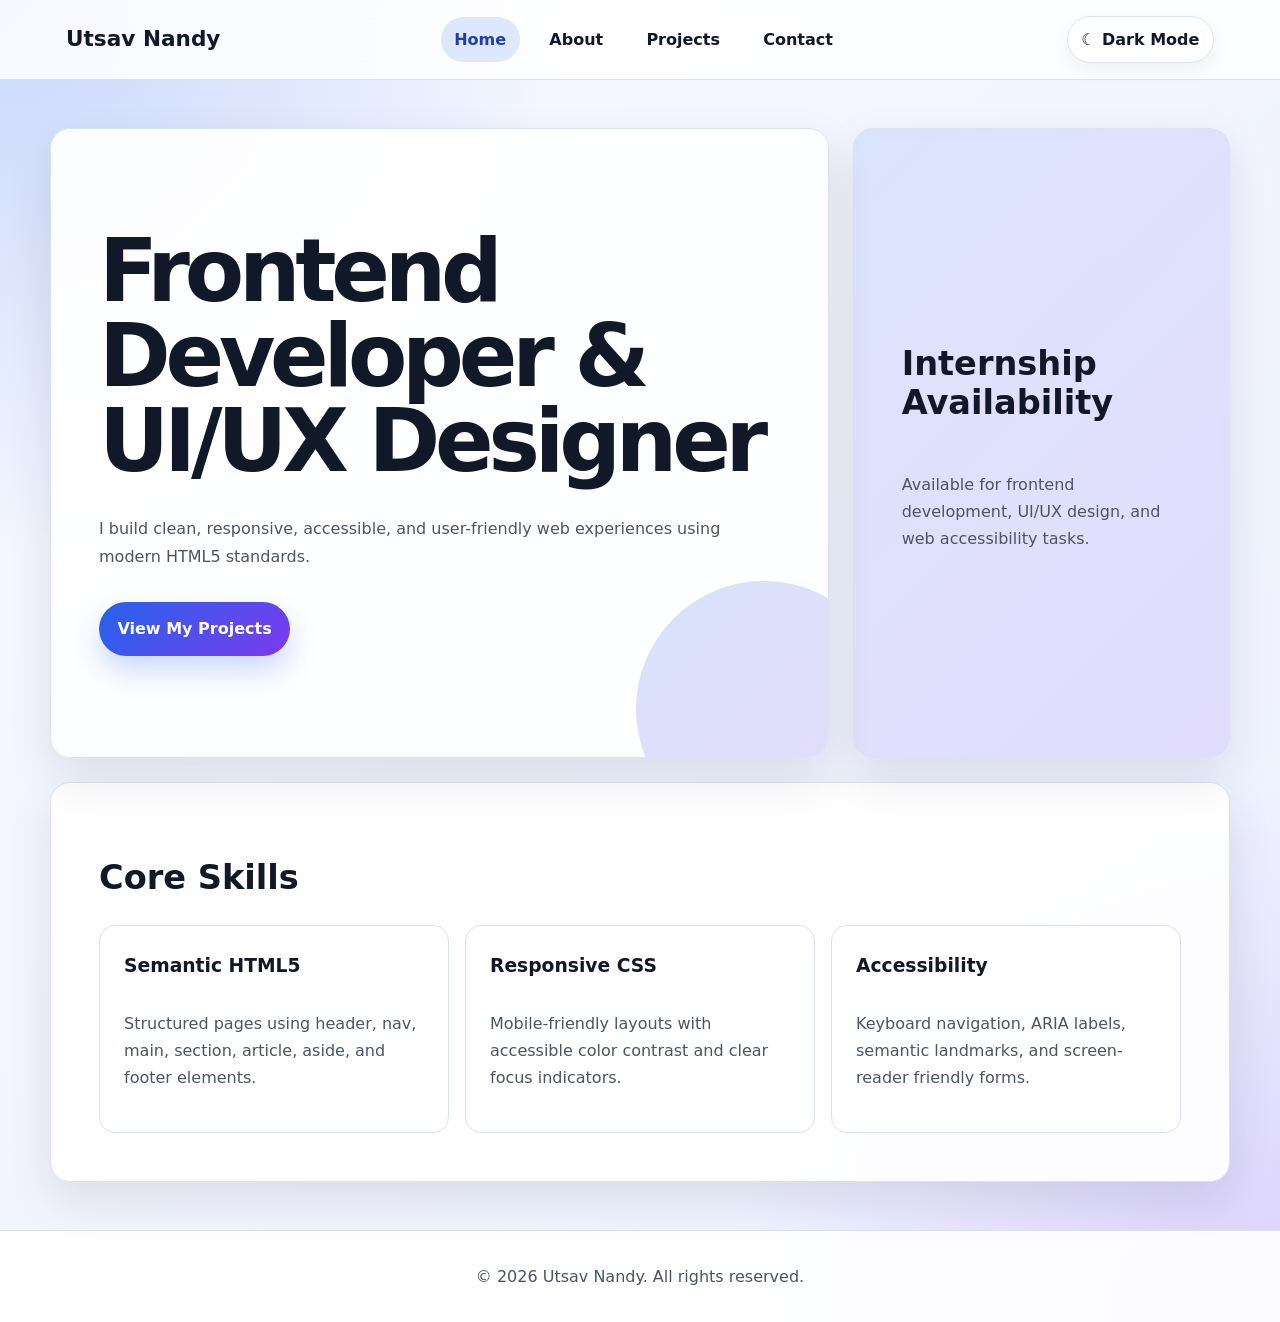
<file: index.html>
<!DOCTYPE html>
<html lang="en">
<head>
  <meta charset="UTF-8">
  <meta name="viewport" content="width=device-width, initial-scale=1.0">
  <meta name="description" content="Personal portfolio website of Utsav Nandy, a frontend developer and UI/UX designer showcasing projects, skills, and contact information.">
  <meta name="keywords" content="portfolio, frontend developer, UI UX designer, HTML5, accessibility, web developer">
  <meta name="author" content="Utsav Nandy">
  <meta name="robots" content="index, follow">
  <meta property="og:title" content="Utsav Nandy | Portfolio">
  <meta property="og:description" content="Accessible and semantic HTML5 personal portfolio website.">
  <meta property="og:type" content="website">
  <title>Utsav Nandy | Accessible Portfolio</title>
  <link rel="stylesheet" href="styles.css">
</head>
<body>
  <a class="skip-link" href="#main-content">Skip to main content</a>
  <input class="theme-switch" type="checkbox" id="theme-switch" aria-label="Enable dark theme">

  <header class="site-header" role="banner">
    <nav class="navbar" aria-label="Main navigation">
      <a class="logo" href="index.html" aria-label="Utsav Nandy home page">Utsav Nandy</a>
      <ul class="nav-links">
        <li><a href="index.html" aria-current="page">Home</a></li>
        <li><a href="about.html">About</a></li>
        <li><a href="projects.html">Projects</a></li>
        <li><a href="contact.html">Contact</a></li>
      </ul>
      <label class="theme-toggle" for="theme-switch" aria-hidden="true">Dark Mode</label>
    </nav>
  </header>

  <main id="main-content" class="page-layout" tabindex="-1">
    <section class="hero" aria-labelledby="hero-title">
      <h1 id="hero-title">Frontend Developer & UI/UX Designer</h1>
      <p>I build clean, responsive, accessible, and user-friendly web experiences using modern HTML5 standards.</p>
      <a class="button" href="projects.html">View My Projects</a>
    </section>

    <section aria-labelledby="skills-title" class="card-section">
      <h2 id="skills-title">Core Skills</h2>
      <div class="cards">
        <article class="card" aria-labelledby="skill-html">
          <h3 id="skill-html">Semantic HTML5</h3>
          <p>Structured pages using header, nav, main, section, article, aside, and footer elements.</p>
        </article>
        <article class="card" aria-labelledby="skill-css">
          <h3 id="skill-css">Responsive CSS</h3>
          <p>Mobile-friendly layouts with accessible color contrast and clear focus indicators.</p>
        </article>
        <article class="card" aria-labelledby="skill-accessibility">
          <h3 id="skill-accessibility">Accessibility</h3>
          <p>Keyboard navigation, ARIA labels, semantic landmarks, and screen-reader friendly forms.</p>
        </article>
      </div>
    </section>

    <aside class="highlight" aria-labelledby="availability-title">
      <h2 id="availability-title">Internship Availability</h2>
      <p>Available for frontend development, UI/UX design, and web accessibility tasks.</p>
    </aside>
  </main>

  <footer class="site-footer" role="contentinfo">
    <p>&copy; 2026 Utsav Nandy. All rights reserved.</p>
  </footer>
</body>
</html>
</file>
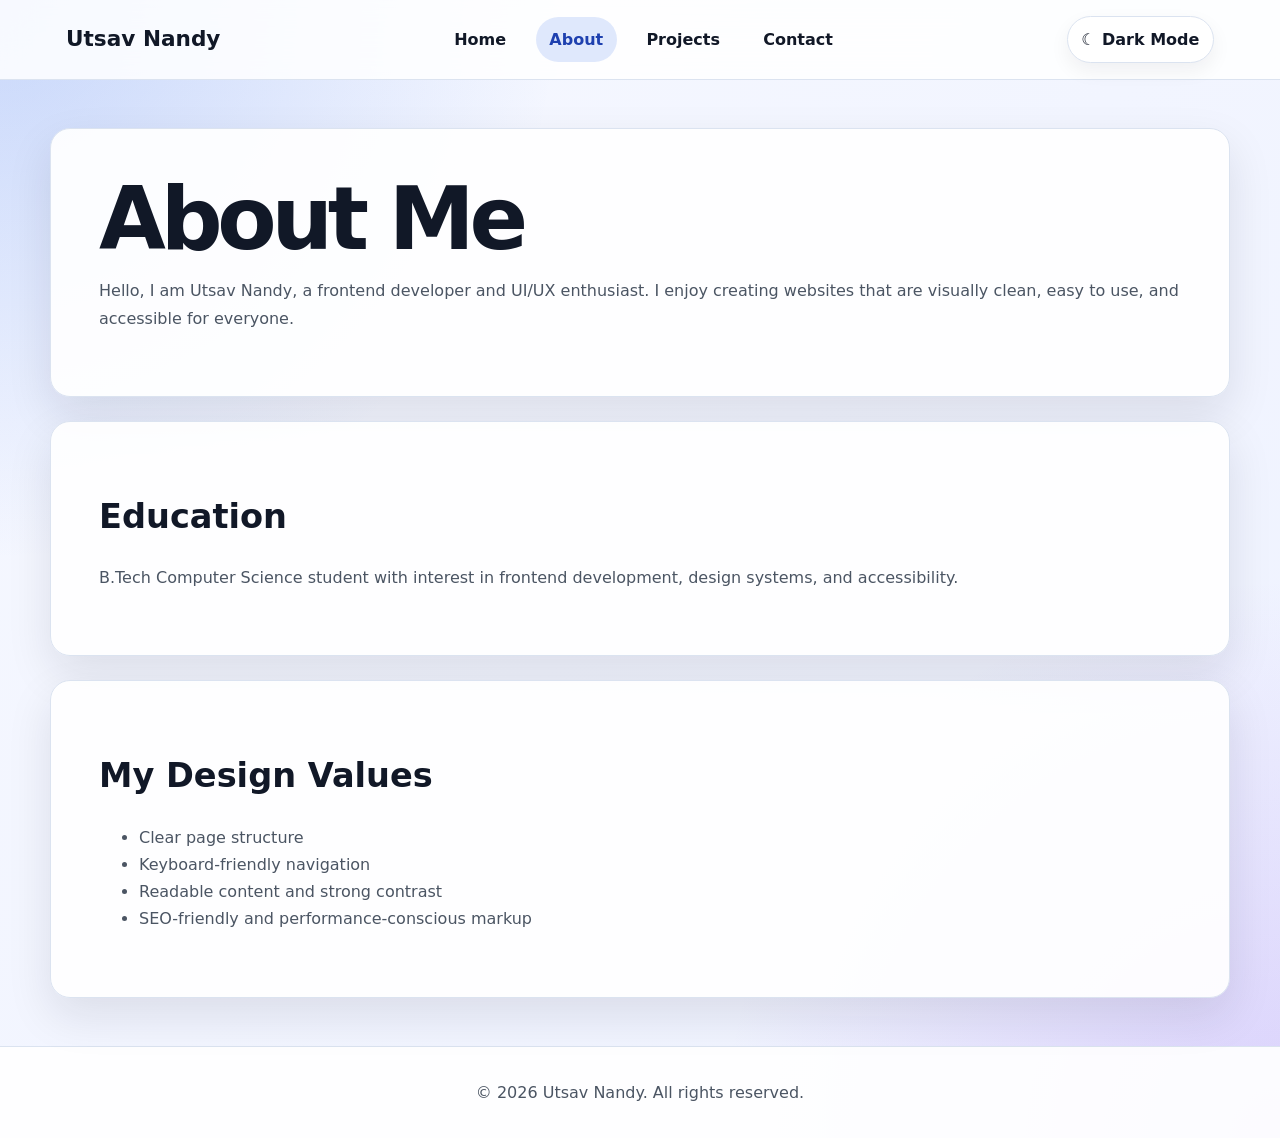
<file: about.html>
<!DOCTYPE html>
<html lang="en">
<head>
  <meta charset="UTF-8">
  <meta name="viewport" content="width=device-width, initial-scale=1.0">
  <meta name="description" content="Learn about Utsav Nandy, a frontend developer and UI/UX designer focused on accessible web design.">
  <meta name="author" content="Utsav Nandy">
  <meta name="robots" content="index, follow">
  <title>About | Utsav Nandy Portfolio</title>
  <link rel="stylesheet" href="styles.css">
</head>
<body>
  <a class="skip-link" href="#main-content">Skip to main content</a>
  <input class="theme-switch" type="checkbox" id="theme-switch" aria-label="Enable dark theme">
  <header class="site-header" role="banner">
    <nav class="navbar" aria-label="Main navigation">
      <a class="logo" href="index.html">Utsav Nandy</a>
      <ul class="nav-links">
        <li><a href="index.html">Home</a></li>
        <li><a href="about.html" aria-current="page">About</a></li>
        <li><a href="projects.html">Projects</a></li>
        <li><a href="contact.html">Contact</a></li>
      </ul>
      <label class="theme-toggle" for="theme-switch" aria-hidden="true">Dark Mode</label>
    </nav>
  </header>

  <main id="main-content" class="page-layout" tabindex="-1">
    <section aria-labelledby="about-title" class="page-section">
      <h1 id="about-title">About Me</h1>
      <p>Hello, I am Utsav Nandy, a frontend developer and UI/UX enthusiast. I enjoy creating websites that are visually clean, easy to use, and accessible for everyone.</p>
    </section>

    <section aria-labelledby="education-title" class="page-section">
      <h2 id="education-title">Education</h2>
      <p>B.Tech Computer Science student with interest in frontend development, design systems, and accessibility.</p>
    </section>

    <section aria-labelledby="values-title" class="page-section">
      <h2 id="values-title">My Design Values</h2>
      <ul>
        <li>Clear page structure</li>
        <li>Keyboard-friendly navigation</li>
        <li>Readable content and strong contrast</li>
        <li>SEO-friendly and performance-conscious markup</li>
      </ul>
    </section>
  </main>

  <footer class="site-footer" role="contentinfo">
    <p>&copy; 2026 Utsav Nandy. All rights reserved.</p>
  </footer>
</body>
</html>
</file>
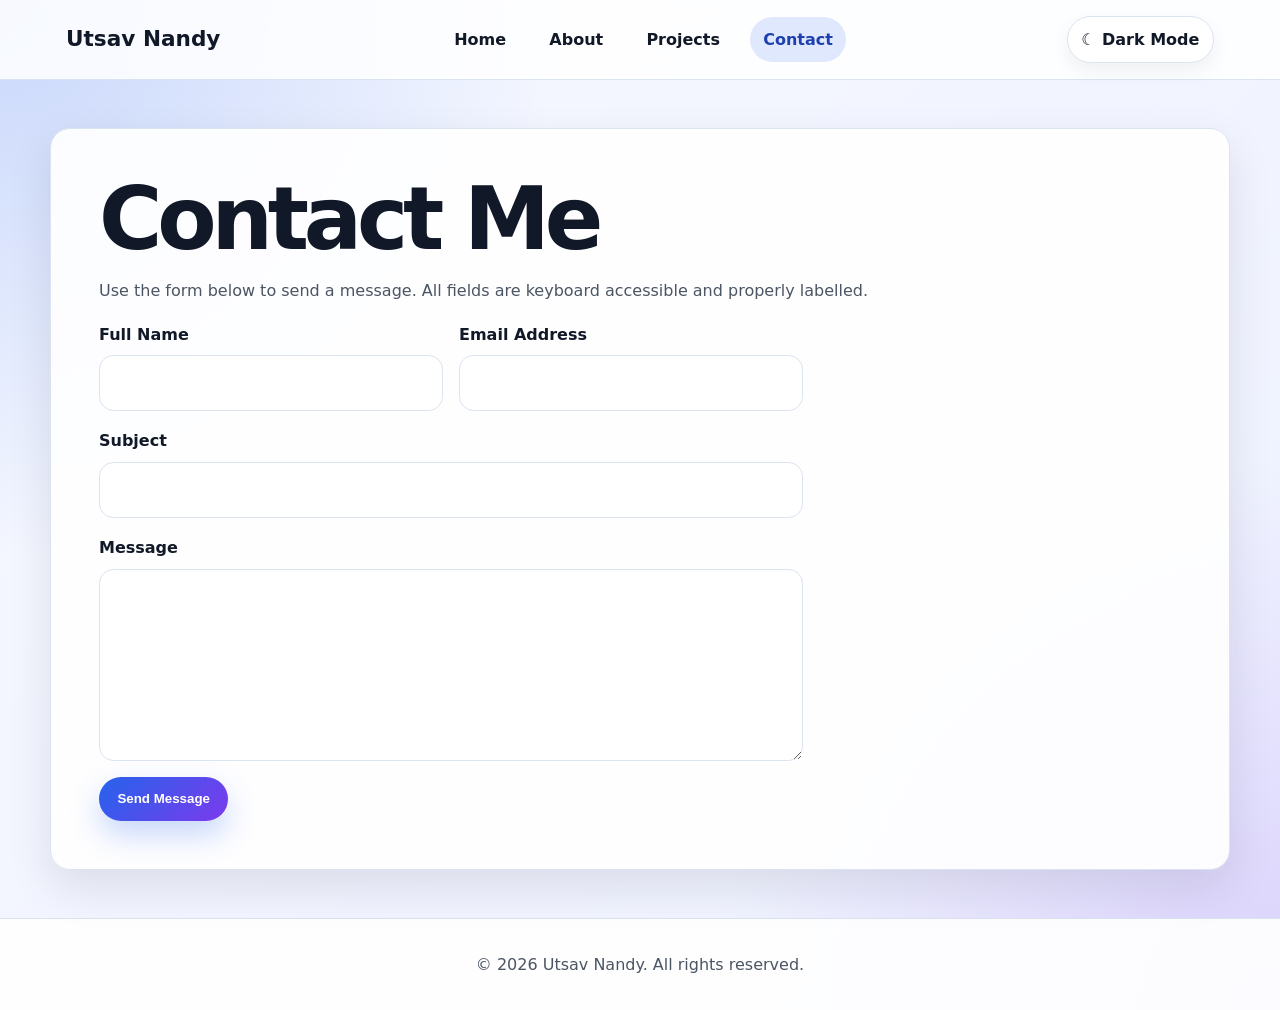
<file: contact.html>
<!DOCTYPE html>
<html lang="en">
<head>
  <meta charset="UTF-8">
  <meta name="viewport" content="width=device-width, initial-scale=1.0">
  <meta name="description" content="Contact Utsav Nandy for frontend development, UI/UX design, and accessible website projects.">
  <meta name="author" content="Utsav Nandy">
  <meta name="robots" content="index, follow">
  <title>Contact | Utsav Nandy Portfolio</title>
  <link rel="stylesheet" href="styles.css">
</head>
<body>
  <a class="skip-link" href="#main-content">Skip to main content</a>
  <input class="theme-switch" type="checkbox" id="theme-switch" aria-label="Enable dark theme">
  <header class="site-header" role="banner">
    <nav class="navbar" aria-label="Main navigation">
      <a class="logo" href="index.html">Utsav Nandy</a>
      <ul class="nav-links">
        <li><a href="index.html">Home</a></li>
        <li><a href="about.html">About</a></li>
        <li><a href="projects.html">Projects</a></li>
        <li><a href="contact.html" aria-current="page">Contact</a></li>
      </ul>
      <label class="theme-toggle" for="theme-switch" aria-hidden="true">Dark Mode</label>
    </nav>
  </header>

  <main id="main-content" class="page-layout" tabindex="-1">
    <section aria-labelledby="contact-title" class="page-section">
      <h1 id="contact-title">Contact Me</h1>
      <p>Use the form below to send a message. All fields are keyboard accessible and properly labelled.</p>

      <form class="contact-form" aria-labelledby="contact-title" action="#" method="post">
        <div class="form-group">
          <label for="name">Full Name</label>
          <input type="text" id="name" name="name" autocomplete="name" required aria-required="true">
        </div>

        <div class="form-group">
          <label for="email">Email Address</label>
          <input type="email" id="email" name="email" autocomplete="email" required aria-required="true">
        </div>

        <div class="form-group">
          <label for="subject">Subject</label>
          <input type="text" id="subject" name="subject" required aria-required="true">
        </div>

        <div class="form-group">
          <label for="message">Message</label>
          <textarea id="message" name="message" rows="6" required aria-required="true"></textarea>
        </div>

        <button type="submit">Send Message</button>
      </form>
    </section>
  </main>

  <footer class="site-footer" role="contentinfo">
    <p>&copy; 2026 Utsav Nandy. All rights reserved.</p>
  </footer>
</body>
</html>
</file>
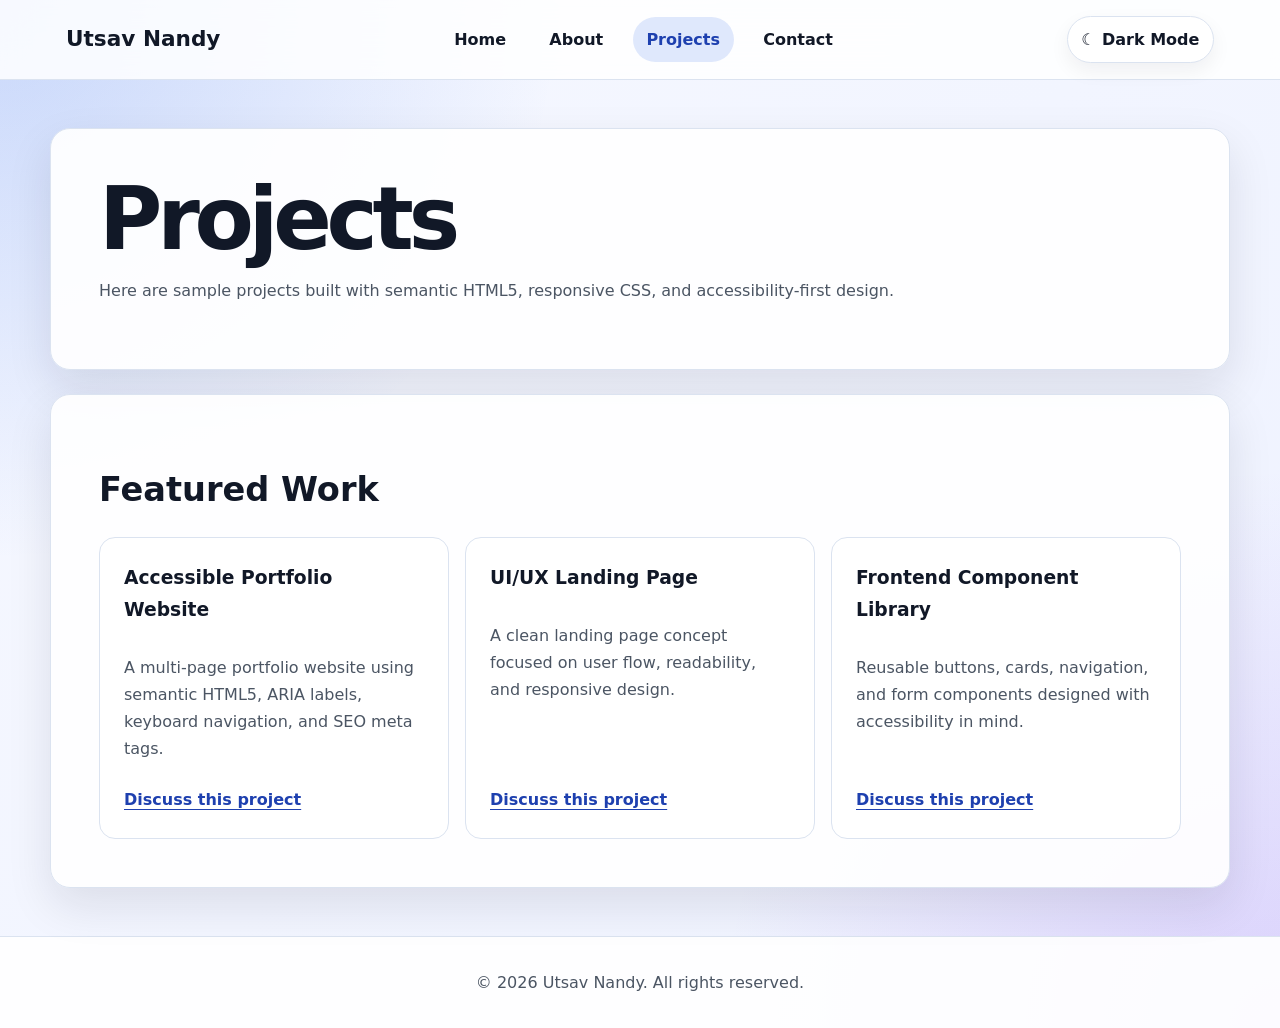
<file: projects.html>
<!DOCTYPE html>
<html lang="en">
<head>
  <meta charset="UTF-8">
  <meta name="viewport" content="width=device-width, initial-scale=1.0">
  <meta name="description" content="Projects by Utsav Nandy including accessible web design, frontend development, and UI/UX work.">
  <meta name="author" content="Utsav Nandy">
  <meta name="robots" content="index, follow">
  <title>Projects | Utsav Nandy Portfolio</title>
  <link rel="stylesheet" href="styles.css">
</head>
<body>
  <a class="skip-link" href="#main-content">Skip to main content</a>
  <input class="theme-switch" type="checkbox" id="theme-switch" aria-label="Enable dark theme">
  <header class="site-header" role="banner">
    <nav class="navbar" aria-label="Main navigation">
      <a class="logo" href="index.html">Utsav Nandy</a>
      <ul class="nav-links">
        <li><a href="index.html">Home</a></li>
        <li><a href="about.html">About</a></li>
        <li><a href="projects.html" aria-current="page">Projects</a></li>
        <li><a href="contact.html">Contact</a></li>
      </ul>
      <label class="theme-toggle" for="theme-switch" aria-hidden="true">Dark Mode</label>
    </nav>
  </header>

  <main id="main-content" class="page-layout" tabindex="-1">
    <section aria-labelledby="projects-title" class="page-section">
      <h1 id="projects-title">Projects</h1>
      <p>Here are sample projects built with semantic HTML5, responsive CSS, and accessibility-first design.</p>
    </section>

    <section class="card-section" aria-labelledby="featured-projects-title">
      <h2 id="featured-projects-title">Featured Work</h2>
      <div class="cards">
        <article class="card" aria-labelledby="project-one-title">
          <h3 id="project-one-title">Accessible Portfolio Website</h3>
          <p>A multi-page portfolio website using semantic HTML5, ARIA labels, keyboard navigation, and SEO meta tags.</p>
          <a href="contact.html" aria-label="Contact me about Accessible Portfolio Website">Discuss this project</a>
        </article>
        <article class="card" aria-labelledby="project-two-title">
          <h3 id="project-two-title">UI/UX Landing Page</h3>
          <p>A clean landing page concept focused on user flow, readability, and responsive design.</p>
          <a href="contact.html" aria-label="Contact me about UI UX Landing Page">Discuss this project</a>
        </article>
        <article class="card" aria-labelledby="project-three-title">
          <h3 id="project-three-title">Frontend Component Library</h3>
          <p>Reusable buttons, cards, navigation, and form components designed with accessibility in mind.</p>
          <a href="contact.html" aria-label="Contact me about Frontend Component Library">Discuss this project</a>
        </article>
      </div>
    </section>
  </main>

  <footer class="site-footer" role="contentinfo">
    <p>&copy; 2026 Utsav Nandy. All rights reserved.</p>
  </footer>
</body>
</html>
</file>
<file: styles.css>
/* Advanced CSS3 responsive architecture for accessible portfolio */
:root {
  color-scheme: light;
  --bg: #f6f8ff;
  --bg-soft: #eef2ff;
  --surface: rgba(255, 255, 255, 0.92);
  --surface-strong: #ffffff;
  --text: #111827;
  --muted: #4b5563;
  --border: #dbe3f0;
  --primary: #2563eb;
  --primary-dark: #1e40af;
  --accent: #7c3aed;
  --ring: #f59e0b;
  --shadow: 0 18px 45px rgba(15, 23, 42, 0.10);
  --radius: 1.25rem;
  --space-1: .5rem;
  --space-2: 1rem;
  --space-3: 1.5rem;
  --space-4: 2rem;
  --space-5: 3rem;
  --max-width: 1180px;
}

@media (prefers-color-scheme: dark) {
  :root {
    color-scheme: dark;
    --bg: #08111f;
    --bg-soft: #111827;
    --surface: rgba(17, 24, 39, 0.88);
    --surface-strong: #0f172a;
    --text: #f8fafc;
    --muted: #cbd5e1;
    --border: #334155;
    --primary: #60a5fa;
    --primary-dark: #93c5fd;
    --accent: #c084fc;
    --ring: #fbbf24;
    --shadow: 0 22px 55px rgba(0, 0, 0, 0.35);
  }
}

body:has(#theme-switch:checked) {
  color-scheme: dark;
  --bg: #08111f;
  --bg-soft: #111827;
  --surface: rgba(17, 24, 39, 0.90);
  --surface-strong: #0f172a;
  --text: #f8fafc;
  --muted: #cbd5e1;
  --border: #334155;
  --primary: #60a5fa;
  --primary-dark: #93c5fd;
  --accent: #c084fc;
  --ring: #fbbf24;
  --shadow: 0 22px 55px rgba(0, 0, 0, 0.35);
}

* { box-sizing: border-box; }
html { scroll-behavior: smooth; }
body {
  margin: 0;
  min-height: 100vh;
  font-family: Inter, system-ui, -apple-system, BlinkMacSystemFont, "Segoe UI", sans-serif;
  line-height: 1.7;
  color: var(--text);
  background:
    radial-gradient(circle at top left, color-mix(in srgb, var(--primary), transparent 78%), transparent 35rem),
    radial-gradient(circle at bottom right, color-mix(in srgb, var(--accent), transparent 82%), transparent 35rem),
    linear-gradient(135deg, var(--bg), var(--bg-soft));
}

a { color: var(--primary-dark); text-underline-offset: .22em; }
a:hover { text-decoration-thickness: .18em; }
a:focus-visible, button:focus-visible, input:focus-visible, textarea:focus-visible, .theme-toggle:focus-visible {
  outline: 4px solid var(--ring);
  outline-offset: 4px;
}

.skip-link {
  position: fixed;
  top: -5rem;
  left: 1rem;
  z-index: 999;
  padding: .8rem 1rem;
  border-radius: .75rem;
  background: var(--text);
  color: var(--surface-strong);
  font-weight: 800;
}
.skip-link:focus { top: 1rem; }
.theme-switch { position: fixed; inline-size: 1px; block-size: 1px; opacity: 0; pointer-events: none; }

.site-header {
  position: sticky;
  top: 0;
  z-index: 50;
  background: color-mix(in srgb, var(--surface), transparent 8%);
  border-bottom: 1px solid var(--border);
  backdrop-filter: blur(16px);
}
.navbar {
  max-width: var(--max-width);
  margin-inline: auto;
  padding: var(--space-2);
  display: flex;
  align-items: center;
  justify-content: space-between;
  gap: var(--space-2);
}
.logo {
  color: var(--text);
  font-weight: 900;
  font-size: clamp(1.05rem, 2vw, 1.35rem);
  text-decoration: none;
}
.nav-links {
  list-style: none;
  display: flex;
  align-items: center;
  gap: clamp(.35rem, 1.6vw, 1rem);
  padding: 0;
  margin: 0;
  flex-wrap: wrap;
}
.nav-links a, .theme-toggle {
  display: inline-flex;
  align-items: center;
  min-height: 44px;
  padding: .55rem .85rem;
  border-radius: 999px;
  color: var(--text);
  text-decoration: none;
  font-weight: 750;
}
.nav-links a:hover, .nav-links a[aria-current="page"], .theme-toggle:hover {
  background: color-mix(in srgb, var(--primary), transparent 86%);
  color: var(--primary-dark);
}
.theme-toggle {
  border: 1px solid var(--border);
  background: var(--surface-strong);
  cursor: pointer;
  box-shadow: 0 8px 20px rgba(15, 23, 42, .06);
}
.theme-toggle::before { content: "☾"; margin-right: .4rem; }
body:has(#theme-switch:checked) .theme-toggle::before { content: "☀"; }

.page-layout {
  width: min(100% - 2rem, var(--max-width));
  margin-inline: auto;
  padding-block: clamp(1.25rem, 4vw, var(--space-5));
  display: grid;
  grid-template-columns: minmax(0, 1fr);
  gap: clamp(1rem, 2vw, 1.5rem);
}

.hero, .page-section, .highlight, .card-section {
  background: var(--surface);
  border: 1px solid var(--border);
  border-radius: var(--radius);
  padding: clamp(1.25rem, 4vw, 3rem);
  box-shadow: var(--shadow);
}
.hero {
  min-height: min(70vh, 720px);
  display: grid;
  align-content: center;
  gap: 1rem;
  overflow: hidden;
  position: relative;
}
.hero::after {
  content: "";
  position: absolute;
  inset: auto -4rem -5rem auto;
  width: 16rem;
  aspect-ratio: 1;
  border-radius: 50%;
  background: linear-gradient(135deg, var(--primary), var(--accent));
  opacity: .18;
}
.hero h1, .page-section h1 {
  max-width: 13ch;
  font-size: clamp(2.2rem, 8vw, 5.4rem);
  line-height: .98;
  letter-spacing: -.06em;
  margin: 0;
}
h2 { font-size: clamp(1.45rem, 3vw, 2.1rem); line-height: 1.15; }
p, li { color: var(--muted); }

.button, button {
  display: inline-flex;
  align-items: center;
  justify-content: center;
  min-height: 44px;
  width: fit-content;
  padding: .85rem 1.15rem;
  border-radius: 999px;
  border: 0;
  color: #ffffff;
  background: linear-gradient(135deg, var(--primary), var(--accent));
  text-decoration: none;
  font-weight: 900;
  cursor: pointer;
  box-shadow: 0 14px 30px color-mix(in srgb, var(--primary), transparent 75%);
}
.button:hover, button:hover { transform: translateY(-2px); }

.cards {
  display: grid;
  grid-template-columns: repeat(auto-fit, minmax(min(100%, 16rem), 1fr));
  gap: var(--space-2);
}
.card {
  display: flex;
  flex-direction: column;
  gap: .5rem;
  min-height: 100%;
  padding: clamp(1rem, 3vw, 1.5rem);
  border: 1px solid var(--border);
  border-radius: calc(var(--radius) - .25rem);
  background: var(--surface-strong);
  transition: transform .2s ease, box-shadow .2s ease, border-color .2s ease;
}
.card:hover { transform: translateY(-4px); border-color: var(--primary); box-shadow: var(--shadow); }
.card h3 { margin-block: 0 .25rem; }
.card a { margin-top: auto; font-weight: 800; }

.highlight {
  display: grid;
  grid-template-columns: 1fr;
  gap: .25rem;
  background: linear-gradient(135deg, color-mix(in srgb, var(--primary), transparent 88%), color-mix(in srgb, var(--accent), transparent 88%));
}
.contact-form {
  max-width: 44rem;
  display: grid;
  gap: var(--space-2);
}
.form-group { display: grid; gap: .45rem; }
label { font-weight: 850; }
input, textarea {
  width: 100%;
  min-height: 44px;
  padding: .85rem 1rem;
  border: 1px solid var(--border);
  border-radius: .9rem;
  background: var(--surface-strong);
  color: var(--text);
  font: inherit;
}
textarea { resize: vertical; }
input:valid, textarea:valid { border-color: color-mix(in srgb, var(--primary), var(--border) 45%); }

.site-footer {
  text-align: center;
  padding: var(--space-4) var(--space-2);
  border-top: 1px solid var(--border);
  background: var(--surface);
}
.site-footer p { margin: 0; }

@media (min-width: 700px) {
  .page-layout { grid-template-columns: repeat(12, 1fr); }
  .hero, .page-section, .card-section { grid-column: 1 / -1; }
  .highlight { grid-column: 3 / 11; }
  .contact-form { grid-template-columns: repeat(2, 1fr); }
  .form-group:nth-child(3), .form-group:nth-child(4), .contact-form button { grid-column: 1 / -1; }
}

@media (min-width: 1000px) {
  .page-layout { gap: var(--space-3); }
  .hero { grid-column: 1 / 9; }
  main:has(.hero) .card-section { grid-column: 1 / -1; }
  main:has(.hero) .highlight { grid-column: 9 / -1; grid-row: 1; align-self: stretch; align-content: center; }
}

@media (max-width: 640px) {
  .navbar { align-items: flex-start; flex-direction: column; }
  .nav-links { width: 100%; }
  .nav-links a { padding-inline: .7rem; }
  .theme-toggle { align-self: stretch; justify-content: center; }
}

@media (prefers-reduced-motion: reduce) {
  *, *::before, *::after { scroll-behavior: auto !important; transition: none !important; animation: none !important; }
}
</file>
